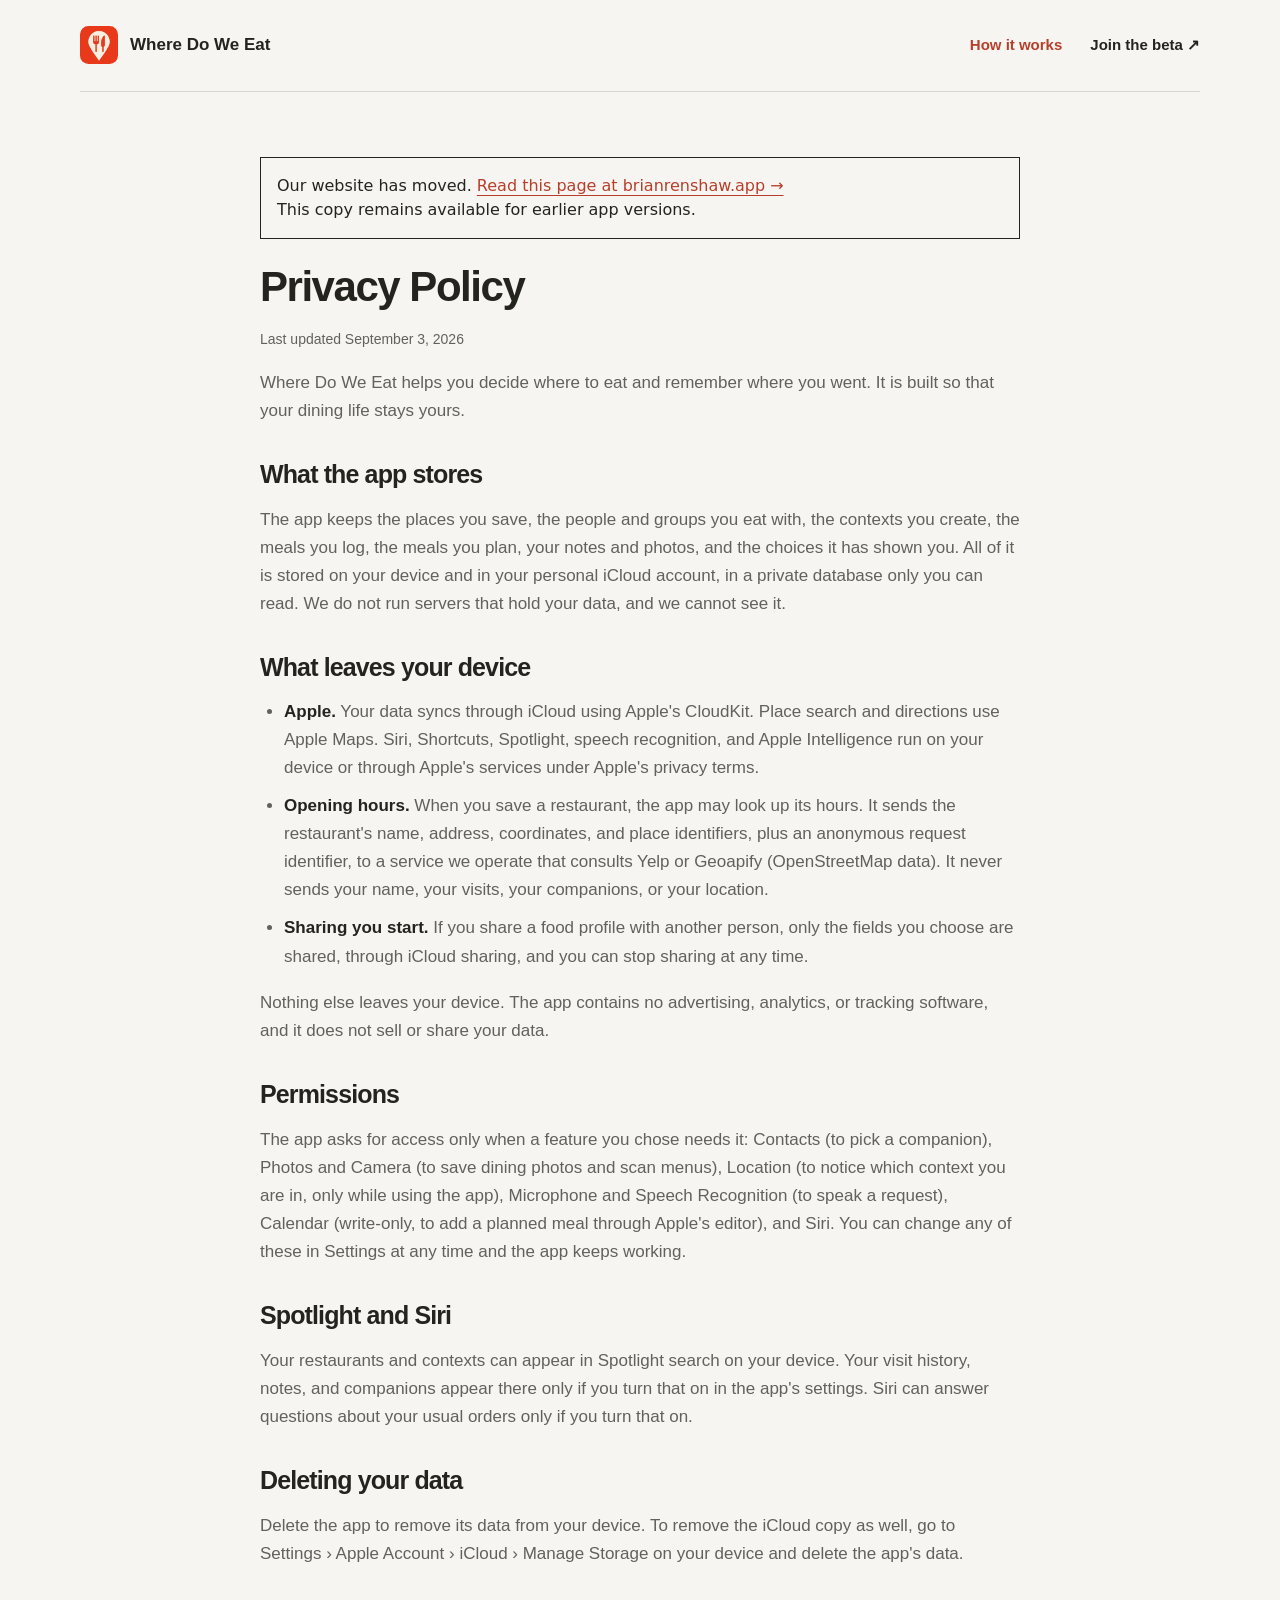
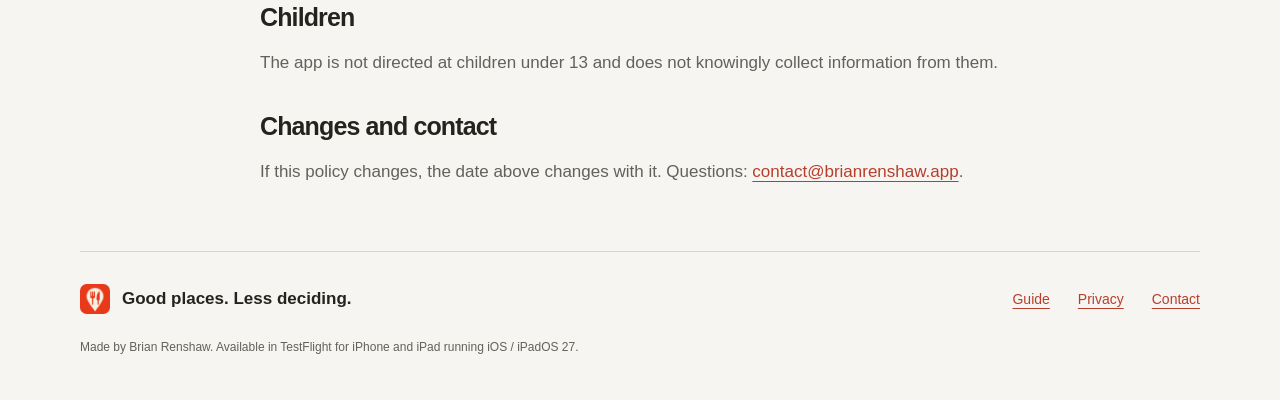
<file: privacy/index.html>
<!DOCTYPE html>

<html lang="en">
<head>
<meta charset="utf-8"/>
<meta content="width=device-width, initial-scale=1" name="viewport"/>
<title>Privacy Policy — Where Do We Eat</title>
<meta content="How Where Do We Eat stores dining information, uses permissions, and handles sharing." name="description"/>
<meta content="#f7f5f1" name="theme-color"/>

<meta content="Privacy Policy — Where Do We Eat" property="og:title"/>
<meta content="How Where Do We Eat stores dining information, uses permissions, and handles sharing." property="og:description"/>
<meta content="website" property="og:type"/>
<meta content="https://brianrenshaw.github.io/where-do-we-eat-site/privacy/" property="og:url"/>
<meta content="https://brianrenshaw.github.io/where-do-we-eat-site/assets/app-icon.png?v=work-lunch-1" property="og:image"/>
<meta content="Where Do We Eat orange location pin with a fork and knife" property="og:image:alt"/>
<link href="../assets/app-icon.png?v=work-lunch-1" rel="icon" type="image/png"/>
<link href="../assets/app-icon.png?v=work-lunch-1" rel="apple-touch-icon"/>
<link href="../style.css" rel="stylesheet"/>
<link href="https://brianrenshaw.app/where-do-we-eat/privacy/" rel="canonical"/><style>.brand img { border-radius: 22.4%; }</style></head>
<body>
<a class="skip" href="#main">Skip to content</a>
<header class="site-header">
<a class="brand" href="../"><img alt="" height="38" src="../assets/app-icon.png?v=work-lunch-1" width="38"/><span>Where Do We Eat</span></a>
<nav aria-label="Main navigation">
<a href="../guide/">How it works</a><a class="nav-beta" href="https://testflight.apple.com/join/2qzw6AaZ">Join the beta <span aria-hidden="true">↗</span></a>
</nav>
</header>
<main class="policy wrap" id="main"><aside aria-label="Website update" style="padding:16px;margin:0 0 24px;border:1px solid currentColor;font:16px/1.5 system-ui,sans-serif">Our website has moved. <a href="https://brianrenshaw.app/where-do-we-eat/privacy/">Read this page at brianrenshaw.app →</a><br/>This copy remains available for earlier app versions.</aside>
<h1>Privacy Policy</h1>
<p class="muted">Last updated September 3, 2026</p>
<p>
        Where Do We Eat helps you decide where to eat and remember where you
        went. It is built so that your dining life stays yours.
      </p>
<h2>What the app stores</h2>
<p>
        The app keeps the places you save, the people and groups you eat with,
        the contexts you create, the meals you log, the meals you plan, your
        notes and photos, and the choices it has shown you. All of it is stored
        on your device and in your personal iCloud account, in a private
        database only you can read. We do not run servers that hold your data,
        and we cannot see it.
      </p>
<h2>What leaves your device</h2>
<ul>
<li>
<strong>Apple.</strong> Your data syncs through iCloud using Apple's
          CloudKit. Place search and directions use Apple Maps. Siri, Shortcuts,
          Spotlight, speech recognition, and Apple Intelligence run on your
          device or through Apple's services under Apple's privacy terms.
        </li>
<li>
<strong>Opening hours.</strong> When you save a restaurant, the app
          may look up its hours. It sends the restaurant's name, address,
          coordinates, and place identifiers, plus an anonymous request
          identifier, to a service we operate that consults Yelp or Geoapify
          (OpenStreetMap data). It never sends your name, your visits, your
          companions, or your location.
        </li>
<li>
<strong>Sharing you start.</strong> If you share a food profile with
          another person, only the fields you choose are shared, through iCloud
          sharing, and you can stop sharing at any time.
        </li>
</ul>
<p>
        Nothing else leaves your device. The app contains no advertising,
        analytics, or tracking software, and it does not sell or share your
        data.
      </p>
<h2>Permissions</h2>
<p>
        The app asks for access only when a feature you chose needs it: Contacts
        (to pick a companion), Photos and Camera (to save dining photos and scan
        menus), Location (to notice which context you are in, only while using
        the app), Microphone and Speech Recognition (to speak a request),
        Calendar (write-only, to add a planned meal through Apple's editor), and
        Siri. You can change any of these in Settings at any time and the app
        keeps working.
      </p>
<h2>Spotlight and Siri</h2>
<p>
        Your restaurants and contexts can appear in Spotlight search on your
        device. Your visit history, notes, and companions appear there only if
        you turn that on in the app's settings. Siri can answer questions about
        your usual orders only if you turn that on.
      </p>
<h2>Deleting your data</h2>
<p>
        Delete the app to remove its data from your device. To remove the iCloud
        copy as well, go to Settings › Apple Account › iCloud › Manage Storage
        on your device and delete the app's data.
      </p>
<h2>Children</h2>
<p>
        The app is not directed at children under 13 and does not knowingly
        collect information from them.
      </p>
<h2>Changes and contact</h2>
<p>
        If this policy changes, the date above changes with it. Questions:
        <a href="mailto:contact@brianrenshaw.app">contact@brianrenshaw.app</a>.
      </p>
</main>
<footer class="site-footer">
<a class="brand" href="../"><img alt="" height="30" src="../assets/app-icon.png?v=work-lunch-1" width="30"/><span>Good places. Less deciding.</span></a>
<nav aria-label="Footer">
<a href="../guide/">Guide</a><a href="../privacy/">Privacy</a><a href="mailto:contact@brianrenshaw.app">Contact</a>
</nav>
<p>
        Made by Brian Renshaw. Available in TestFlight for iPhone and iPad
        running iOS / iPadOS 27.
      </p>
</footer>
</body>
</html>
</file>
<file: style.css>
:root {
  color-scheme: light dark;
  --bg: #f7f5f1;
  --paper: #fffdfa;
  --ink: #24241f;
  --muted: #62615b;
  --accent: #b63f2c;
  --sage: #456449;
  --line: #d9d5cd;
  --wash: #ede9e0;
  --button: #fff;
  --max: 1120px;
}
* {
  box-sizing: border-box;
}
html {
  scroll-padding-top: 24px;
}
body {
  margin: 0;
  background: var(--bg);
  color: var(--ink);
  font:
    17px/1.65 -apple-system,
    BlinkMacSystemFont,
    "Segoe UI",
    Helvetica,
    Arial,
    sans-serif;
}
a {
  color: var(--accent);
  text-underline-offset: 4px;
}
a:hover {
  text-decoration-thickness: 2px;
}
a:focus-visible,
summary:focus-visible {
  outline: 3px solid var(--accent);
  outline-offset: 5px;
  border-radius: 3px;
}
img {
  max-width: 100%;
  height: auto;
  display: block;
}
h1,
h2,
h3,
p,
figure {
  margin: 0;
}
h1,
h2,
h3 {
  line-height: 1.12;
  letter-spacing: -0.035em;
}
h1 {
  font-size: clamp(42px, 5.5vw, 72px);
  font-weight: 700;
}
h2 {
  font-size: clamp(30px, 3.3vw, 43px);
}
h3 {
  font-size: 24px;
  line-height: 1.25;
}
p {
  margin-top: 18px;
}
ul,
ol {
  padding-left: 24px;
}
li {
  margin: 10px 0;
}
.wrap,
.site-header,
.site-footer {
  width: min(var(--max), calc(100% - 64px));
  margin-inline: auto;
}
.site-header {
  display: flex;
  align-items: center;
  justify-content: space-between;
  gap: 24px;
  padding-block: 25px;
  border-bottom: 1px solid var(--line);
}
.brand {
  display: flex;
  align-items: center;
  gap: 12px;
  color: var(--ink);
  font-weight: 650;
  font-size: 17px;
  text-decoration: none;
  line-height: 1.3;
}
.brand img {
  border-radius: 23%;
  flex-shrink: 0;
}
.site-header nav,
.site-footer nav {
  display: flex;
  align-items: center;
  gap: 28px;
}
.site-header nav a {
  font-size: 15px;
  font-weight: 600;
  padding: 8px 0;
  text-decoration: none;
}
.site-header nav a[aria-current] {
  text-decoration: underline;
}
.nav-beta {
  color: var(--ink);
}
.skip {
  position: absolute;
  left: 16px;
  top: -100px;
  background: var(--paper);
  padding: 12px;
  z-index: 10;
}
.skip:focus {
  top: 12px;
}
.hero {
  display: grid;
  grid-template-columns: 1.3fr 1fr;
  gap: 80px;
  align-items: center;
  padding-block: 70px 88px;
}
.hero-icon {
  border-radius: 23%;
  margin-bottom: 28px;
}
.eyebrow {
  font-size: 12px;
  font-weight: 700;
  letter-spacing: 0.12em;
  text-transform: uppercase;
  color: var(--sage);
  margin: 0 0 18px;
}
.hero h1 {
  margin-bottom: 26px;
}
.lede {
  font-size: 21px;
  line-height: 1.55;
  color: var(--muted);
  max-width: 560px;
}
.actions {
  display: flex;
  gap: 25px;
  align-items: center;
  flex-wrap: wrap;
  margin-top: 30px;
}
.button {
  display: inline-flex;
  gap: 14px;
  justify-content: center;
  align-items: center;
  padding: 14px 23px;
  min-height: 50px;
  border-radius: 100px;
  background: var(--accent);
  color: var(--button);
  text-decoration: none;
  font-weight: 650;
  font-size: 16px;
}
.button:hover {
  filter: brightness(0.93);
  text-decoration: none;
}
.text-link {
  font-weight: 650;
  font-size: 16px;
}
.availability {
  font-size: 13px;
  color: var(--muted);
  line-height: 1.6;
  margin-top: 20px;
}
.hero-preview {
  justify-self: center;
  width: min(100%, 290px);
  position: relative;
}
.phone {
  border: 6px solid #252522;
  border-radius: 36px;
  box-shadow: 0 22px 45px #28251c18;
  width: 100%;
}
figcaption {
  font-size: 12px;
  color: var(--muted);
  text-align: center;
  margin-top: 16px;
  line-height: 1.5;
}
.intro-section {
  padding-block: 65px 84px;
  border-top: 1px solid var(--line);
}
.steps {
  display: grid;
  grid-template-columns: repeat(3, 1fr);
  gap: 44px;
  margin-top: 46px;
}
.number {
  font-size: 13px;
  font-weight: 650;
  color: var(--sage);
  display: block;
  margin-bottom: 16px;
}
.steps p {
  color: var(--muted);
  margin-block: 18px 20px;
}
.steps a {
  font-size: 15px;
  font-weight: 600;
}
.memory-section {
  background: var(--wash);
  padding-block: 75px;
}
.memory-grid {
  display: grid;
  grid-template-columns: 1fr 1.15fr;
  gap: 100px;
  align-items: center;
}
.memory-grid figure {
  width: min(100%, 250px);
  justify-self: center;
}
.memory-grid p {
  max-width: 510px;
}
.memory-grid blockquote {
  font-size: 22px;
}
blockquote {
  border-left: 3px solid var(--sage);
  margin: 28px 0;
  padding: 8px 0 8px 22px;
  font-weight: 550;
  line-height: 1.65;
}
.closing {
  display: grid;
  grid-template-columns: 1fr 1fr;
  gap: 90px;
  padding-block: 86px;
}
.closing h2 {
  font-size: 32px;
}
.closing p {
  color: var(--muted);
  margin-bottom: 25px;
}
.site-footer {
  border-top: 1px solid var(--line);
  display: flex;
  flex-wrap: wrap;
  justify-content: space-between;
  align-items: center;
  gap: 24px;
  padding-block: 32px 42px;
}
.site-footer p {
  flex-basis: 100%;
  margin: 0;
  font-size: 12px;
  color: var(--muted);
}
.site-footer nav a {
  font-size: 14px;
}
.guide-heading {
  padding-block: 65px 50px;
  max-width: 800px;
}
.guide-heading h1 {
  font-size: clamp(38px, 4.8vw, 60px);
}
.muted {
  color: var(--muted);
  font-size: 14px;
}
.guide-layout {
  display: grid;
  grid-template-columns: 235px minmax(0, 1fr);
  gap: 70px;
  align-items: start;
  padding-bottom: 65px;
}
.guide-toc {
  position: sticky;
  top: 25px;
  border-top: 1px solid var(--line);
  padding-top: 24px;
}
.guide-toc a {
  display: block;
  padding: 9px 0;
  font-size: 14px;
  line-height: 1.5;
  color: var(--ink);
  text-decoration: none;
}
.guide-toc a:hover {
  text-decoration: underline;
  color: var(--accent);
}
.guide-body {
  max-width: 710px;
  min-width: 0;
}
.guide-body section {
  border-top: 1px solid var(--line);
  padding-block: 32px 44px;
  scroll-margin-top: 20px;
}
.guide-body h2 {
  font-size: 30px;
  line-height: 1.25;
}
.guide-body h3 {
  font-size: 22px;
  margin-top: 30px;
}
.guide-body p,
.guide-body li {
  color: var(--muted);
}
strong {
  color: var(--ink);
  font-weight: 650;
}
details {
  border: 1px solid var(--line);
  border-radius: 14px;
  padding: 0 18px;
  margin-top: 14px;
  background: var(--paper);
}
summary {
  cursor: pointer;
  font-weight: 600;
  padding: 17px 0;
  line-height: 1.5;
}
details p {
  margin: 0 0 20px;
}
.table-wrap {
  overflow: auto;
  margin-top: 22px;
}
table {
  width: 100%;
  border-collapse: collapse;
  text-align: left;
  font-size: 15px;
}
caption {
  text-align: left;
  font-size: 13px;
  color: var(--muted);
  padding-bottom: 10px;
}
th,
td {
  border-bottom: 1px solid var(--line);
  padding: 14px 12px;
  vertical-align: top;
}
th {
  font-weight: 650;
}
thead {
  background: var(--wash);
}
tbody th {
  width: 38%;
}
.policy {
  max-width: 760px;
  padding-block: 65px;
}
.policy h1 {
  font-size: 42px;
}
.policy h2 {
  font-size: 25px;
  margin-top: 35px;
}
.policy p,
.policy li {
  color: var(--muted);
}
@media (prefers-color-scheme: dark) {
  :root {
    --bg: #171816;
    --paper: #20211e;
    --ink: #f4f1e9;
    --muted: #b8b7af;
    --accent: #f08d74;
    --sage: #a9c2a2;
    --line: #41423b;
    --wash: #23251f;
    --button: #241813;
  }
  .phone {
    border-color: #494a43;
  }
  .hero-icon {
    box-shadow: none;
  }
}
@media (max-width: 850px) {
  .hero {
    gap: 40px;
  }
  .hero-preview {
    max-width: 240px;
  }
  .steps {
    gap: 25px;
  }
  .memory-grid {
    gap: 45px;
  }
  .guide-layout {
    grid-template-columns: 190px minmax(0, 1fr);
    gap: 30px;
  }
  .closing {
    gap: 45px;
  }
}
@media (max-width: 620px) {
  .wrap,
  .site-header,
  .site-footer {
    width: calc(100% - 36px);
  }
  .site-header {
    gap: 12px;
    flex-wrap: wrap;
    padding-block: 17px;
  }
  .site-header nav {
    gap: 22px;
    justify-content: space-between;
    flex: 1 0 100%;
  }
  .site-header .brand {
    font-size: 16px;
  }
  .site-header nav a {
    font-size: 14px;
  }
  .hero {
    grid-template-columns: 1fr;
    gap: 38px;
    padding-block: 38px 48px;
  }
  .hero-icon {
    width: 68px;
    margin-bottom: 24px;
  }
  .hero h1 {
    font-size: 48px;
  }
  .lede {
    font-size: 19px;
  }
  .hero-preview {
    max-width: 265px;
  }
  .actions {
    gap: 20px;
  }
  .intro-section {
    padding-block: 42px;
  }
  .steps {
    grid-template-columns: 1fr;
    gap: 32px;
    margin-top: 32px;
  }
  .steps article + article {
    border-top: 1px solid var(--line);
    padding-top: 28px;
  }
  .memory-grid {
    grid-template-columns: 1fr;
    gap: 36px;
  }
  .memory-grid > div {
    grid-row: 1;
  }
  .memory-section {
    padding-block: 45px;
  }
  .memory-grid figure {
    max-width: 230px;
  }
  .closing {
    grid-template-columns: 1fr;
    gap: 45px;
    padding-block: 48px;
  }
  .site-footer {
    gap: 22px;
  }
  .guide-heading {
    padding-block: 40px 32px;
  }
  .guide-layout {
    grid-template-columns: 1fr;
    gap: 20px;
  }
  .guide-toc {
    position: static;
    display: grid;
    grid-template-columns: 1fr 1fr;
    gap: 0 20px;
    padding-top: 20px;
  }
  .guide-toc .eyebrow {
    grid-column: 1/-1;
    margin-bottom: 8px;
  }
  .guide-toc a {
    padding-block: 12px;
  }
  .guide-body h2 {
    font-size: 28px;
  }
  .policy {
    padding-block: 40px;
  }
  .policy h1 {
    font-size: 36px;
  }
  th,
  td {
    padding-inline: 8px;
  }
}
@media (prefers-reduced-motion: reduce) {
  *,
  *::before,
  *::after {
    scroll-behavior: auto !important;
    transition: none !important;
    animation: none !important;
  }
}
@media print {
  .site-header,
  .site-footer,
  .guide-toc,
  .skip {
    display: none;
  }
  .guide-layout {
    display: block;
  }
  .guide-body {
    max-width: none;
  }
  .wrap {
    width: 100%;
  }
  .guide-body section {
    break-inside: avoid;
  }
  .button {
    color: #000;
    background: none;
  }
  body {
    background: white;
    color: black;
  }
}
</file>
